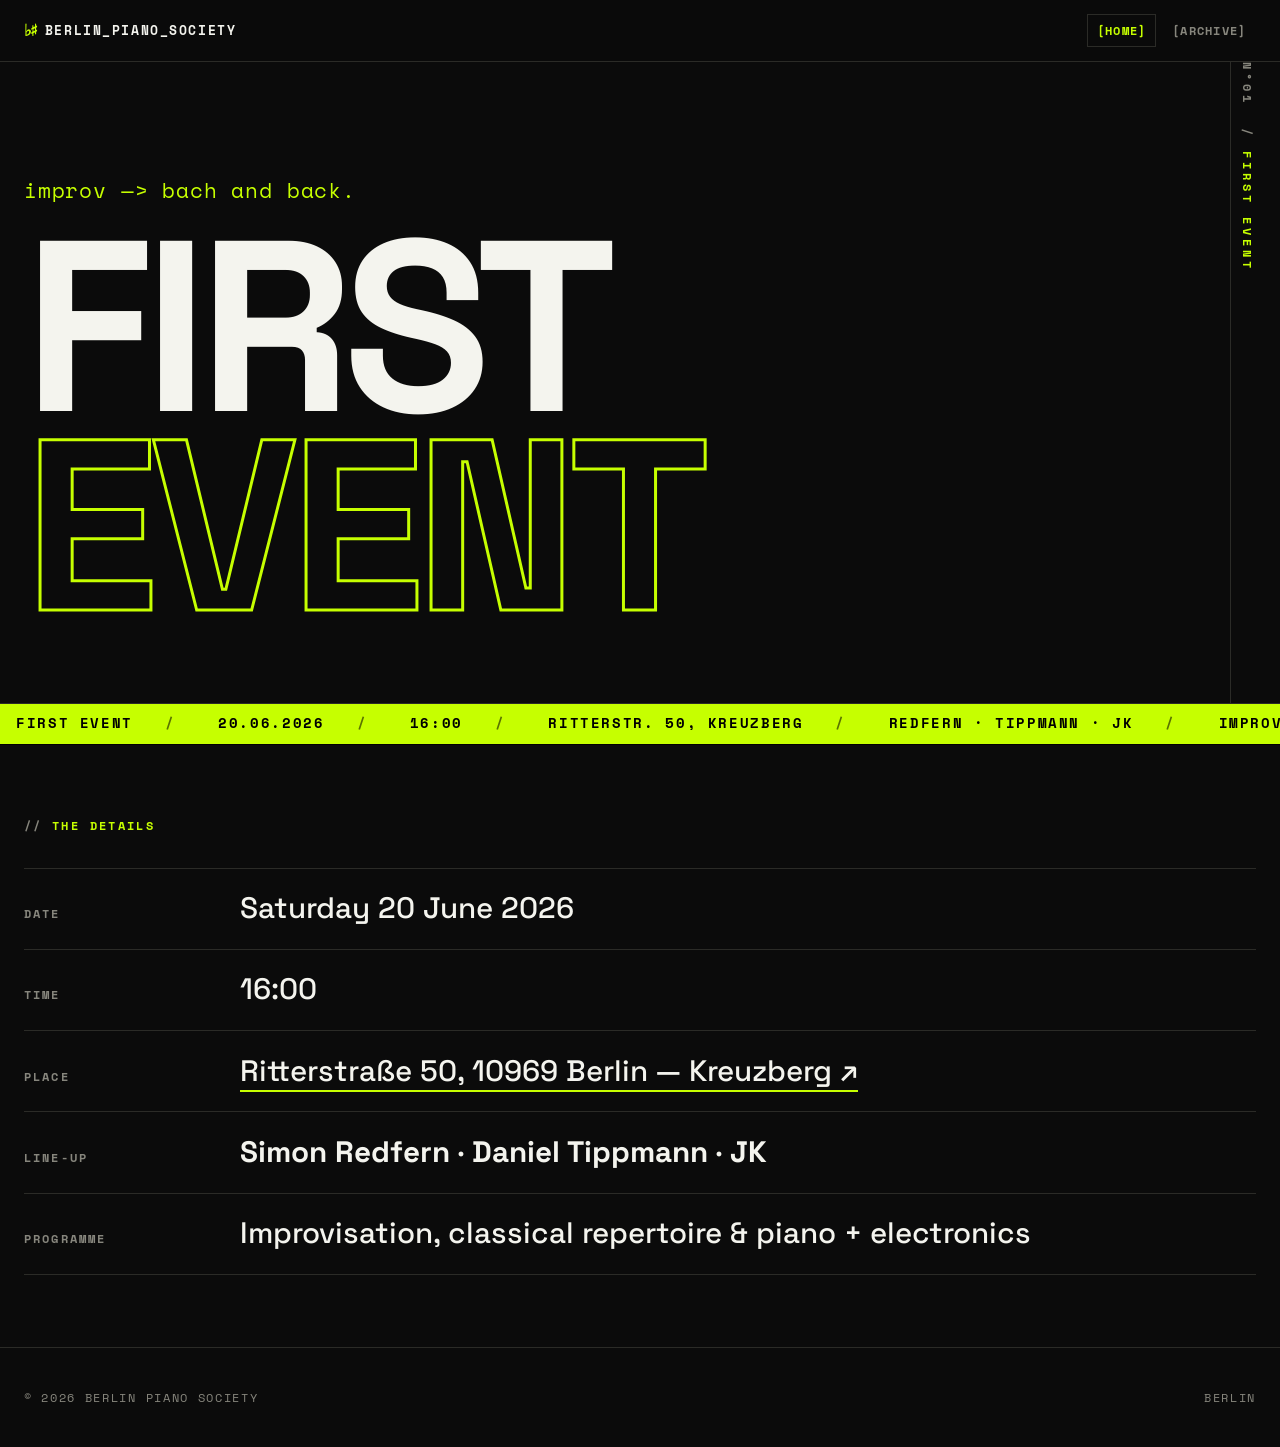
<file: index.html>
<!DOCTYPE html>
<html lang="en">
<head>
  <meta charset="UTF-8" />
  <meta name="viewport" content="width=device-width, initial-scale=1.0" />
  <title>Berlin Piano Society — First Event</title>
  <meta name="description" content="Berlin Piano Society — First Event. Improv → Bach and back. 20 June 2026, Ritterstraße 50, Kreuzberg. Simon Redfern · Daniel Tippmann · JK." />
  <link rel="preconnect" href="https://fonts.googleapis.com" />
  <link rel="preconnect" href="https://fonts.gstatic.com" crossorigin />
  <link href="https://fonts.googleapis.com/css2?family=Space+Grotesk:wght@300;400;500;700&family=Space+Mono:ital,wght@0,400;0,700;1,400&display=swap" rel="stylesheet" />
  <link rel="stylesheet" href="styles.css" />
</head>
<body>

  <!-- ============ TOP BAR ============ -->
  <header class="top">
    <div class="bar">
      <a class="brand" href="index.html"><span class="kx">♭♯</span> Berlin_Piano_Society</a>
      <nav>
        <a href="index.html" class="on">[Home]</a>
        <a href="archive.html">[Archive]</a>
      </nav>
    </div>
  </header>

  <!-- ============ HERO ============ -->
  <section class="hero">
    <div class="wrap">
      <span class="vtag">N&deg;01 &nbsp;/&nbsp; <b>FIRST EVENT</b></span>
      <p class="eyebrow">improv —&gt; bach and back.</p>
      <h1 class="mega">First<br /><span class="hollow">Event</span></h1>
    </div>
  </section>

  <!-- ============ TICKER ============ -->
  <div class="ticker" aria-hidden="true">
    <div class="ticker__track">
      <span>First Event</span><span class="sep">/</span>
      <span>20.06.2026</span><span class="sep">/</span>
      <span>16:00</span><span class="sep">/</span>
      <span>Ritterstr. 50, Kreuzberg</span><span class="sep">/</span>
      <span>Redfern · Tippmann · JK</span><span class="sep">/</span>
      <span>improv —&gt; bach and back</span><span class="sep">/</span>
      <span>First Event</span><span class="sep">/</span>
      <span>20.06.2026</span><span class="sep">/</span>
      <span>16:00</span><span class="sep">/</span>
      <span>Ritterstr. 50, Kreuzberg</span><span class="sep">/</span>
      <span>Redfern · Tippmann · JK</span><span class="sep">/</span>
      <span>improv —&gt; bach and back</span><span class="sep">/</span>
    </div>
  </div>

  <!-- ============ SPEC SHEET ============ -->
  <section class="block">
    <div class="wrap">
      <p class="section-label">The details</p>
      <div class="spec">
        <div class="row">
          <span class="k">Date</span>
          <span class="v">Saturday 20 June 2026</span>
        </div>
        <div class="row">
          <span class="k">Time</span>
          <span class="v">16:00</span>
        </div>
        <div class="row">
          <span class="k">Place</span>
          <span class="v"><a href="https://maps.app.goo.gl/2x3YHia2PjAfWbLs5" target="_blank" rel="noopener">Ritterstraße 50, 10969 Berlin — Kreuzberg ↗</a></span>
        </div>
        <div class="row">
          <span class="k">Line-up</span>
          <span class="v names"><b>Simon Redfern</b> · <b>Daniel Tippmann</b> · <b>JK</b></span>
        </div>
        <div class="row">
          <span class="k">Programme</span>
          <span class="v">Improvisation, classical repertoire &amp; piano + electronics</span>
        </div>
      </div>
    </div>
  </section>

  <!-- ============ FOOTER ============ -->
  <footer class="site">
    <div class="wrap">
      <span>© 2026 Berlin Piano Society</span>
      <span>Berlin</span>
    </div>
  </footer>

</body>
</html>
</file>
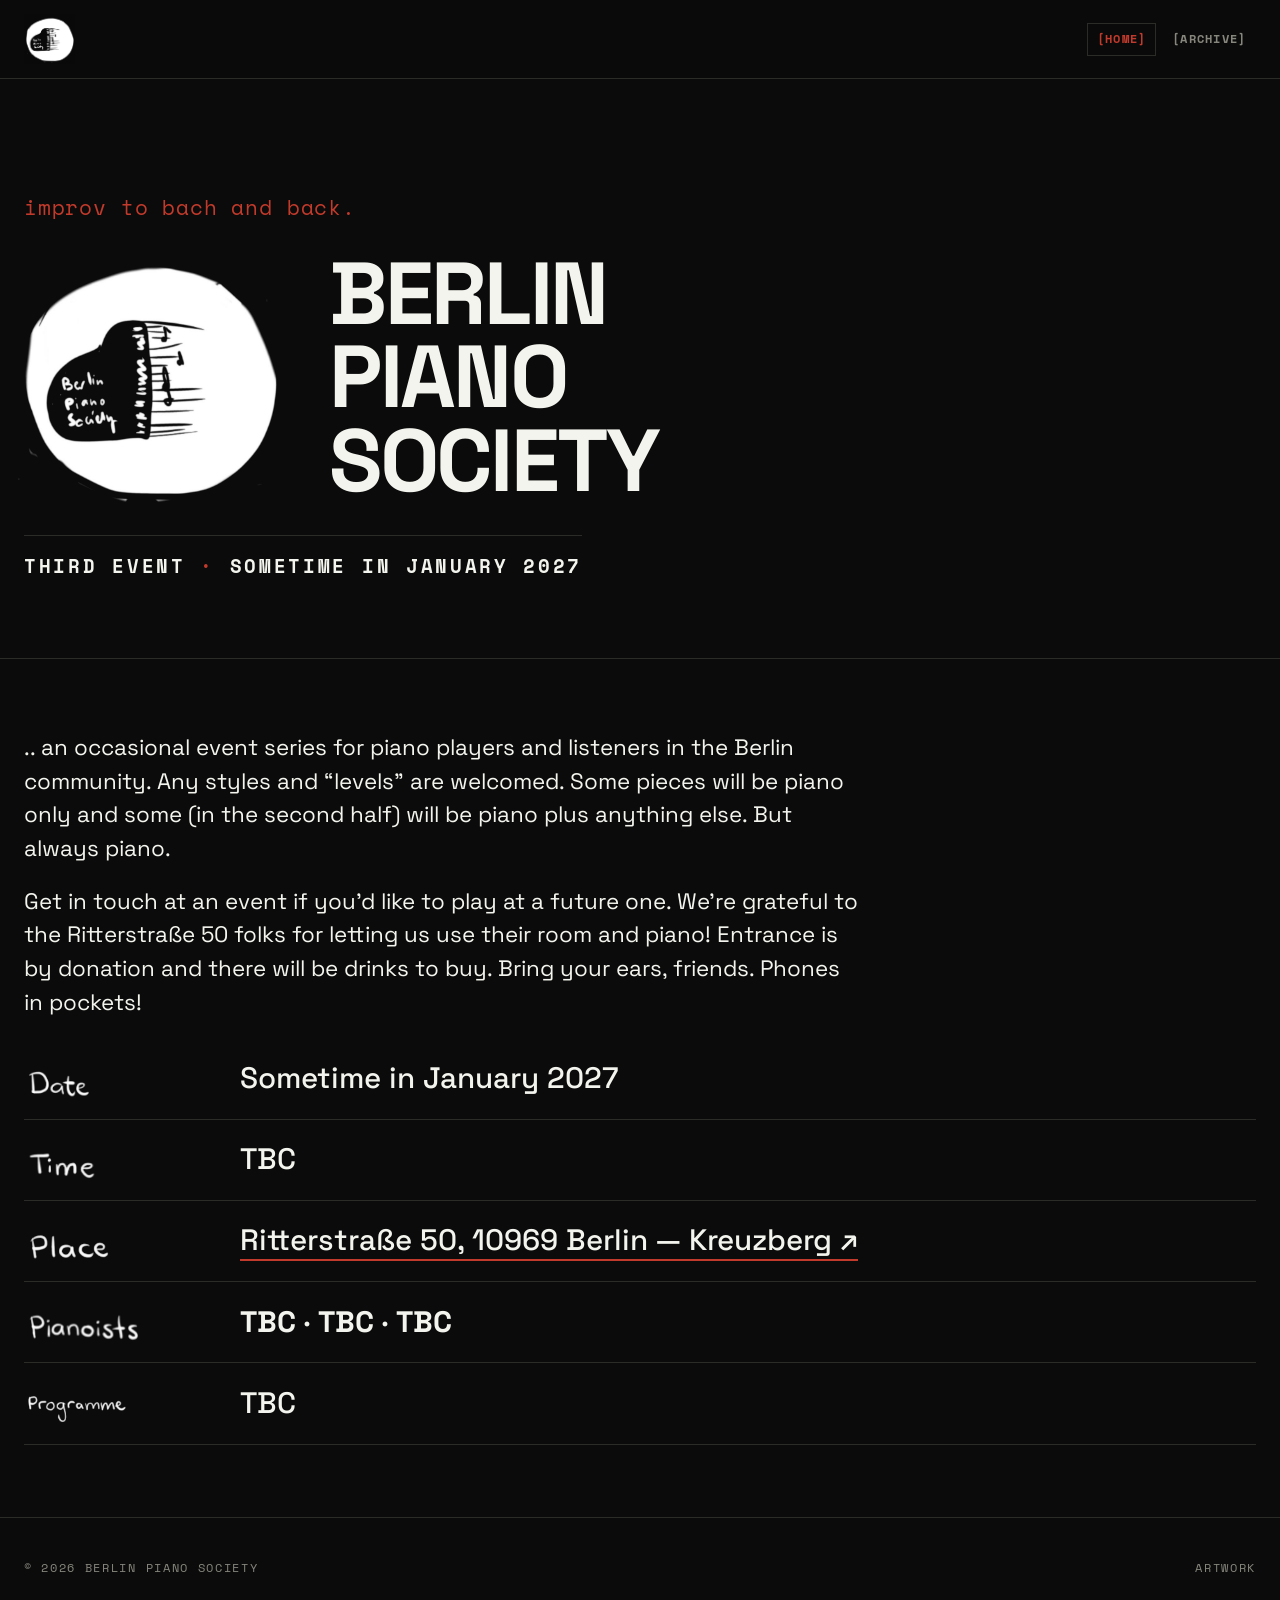
<file: docs/index.html>
<!DOCTYPE html>
<html lang="en">
<head>
  <meta charset="UTF-8" />
  <meta name="viewport" content="width=device-width, initial-scale=1.0" />
  <title>Berlin Piano Society</title>
  <meta name="description" content="Berlin Piano Society — Third Event. Sometime in January 2027, Ritterstraße 50, Kreuzberg." />
  <link rel="preconnect" href="https://fonts.googleapis.com" />
  <link rel="preconnect" href="https://fonts.gstatic.com" crossorigin />
  <link href="https://fonts.googleapis.com/css2?family=Space+Grotesk:wght@300;400;500;700&family=Space+Mono:ital,wght@0,400;0,700;1,400&display=swap" rel="stylesheet" />
  <link rel="stylesheet" href="styles.css" />
</head>
<body>

  <!-- ============ TOP BAR ============ -->
  <header class="top">
    <div class="bar">
      <a class="brand" href="index.html">
        <img class="logo-img" src="images/lara_logo_idea_6.jpeg" alt="Berlin Piano Society" />
      </a>
      <nav>
        <a href="index.html" class="on">[Home]</a>
        <a href="archive.html">[Archive]</a>
      </nav>
    </div>
  </header>

  <!-- ============ HERO ============ -->
  <section class="hero">
    <div class="wrap">
      <p class="eyebrow">improv to bach and back.</p>
      <div class="hero-lockup">
        <img class="logo-big" src="images/lara_logo_idea_6.jpeg" alt="" />
        <h1 class="mega">Berlin<br />Piano<br />Society</h1>
      </div>
      <p class="kicker">Third Event <span class="mk">·</span> Sometime in January 2027</p>
    </div>
  </section>

  <!-- ============ SPEC SHEET ============ -->
  <section class="block">
    <div class="wrap">
      <p class="lead">.. an occasional event series for piano players and listeners in the Berlin community. Any styles and &ldquo;levels&rdquo; are welcomed. Some pieces will be piano only and some (in the second half) will be piano plus anything else. But always piano.</p>
      <p class="lead">Get in touch at an event if you&rsquo;d like to play at a future one. We&rsquo;re grateful to the Ritterstraße 50 folks for letting us use their room and piano! Entrance is by donation and there will be drinks to buy. Bring your ears, friends. Phones in pockets!</p>
      <div class="spec">
        <div class="row">
          <img class="k-img" src="images/words/date.png" alt="Date" />
          <span class="v">Sometime in January 2027</span>
        </div>
        <div class="row">
          <img class="k-img" src="images/words/time.png" alt="Time" />
          <span class="v">TBC</span>
        </div>
        <div class="row">
          <img class="k-img" src="images/words/place.png" alt="Place" />
          <span class="v"><a href="https://maps.app.goo.gl/2x3YHia2PjAfWbLs5" target="_blank" rel="noopener">Ritterstraße 50, 10969 Berlin — Kreuzberg ↗</a></span>
        </div>
        <div class="row">
          <img class="k-img" src="images/words/pianoists.png" alt="Pianoists" />
          <span class="v names"><b>TBC</b> · <b>TBC</b> · <b>TBC</b></span>
        </div>
        <div class="row">
          <img class="k-img" src="images/words/programme.png" alt="Programme" />
          <span class="v">TBC</span>
        </div>
      </div>
    </div>
  </section>

  <!-- ============ FOOTER ============ -->
  <footer class="site">
    <div class="wrap">
      <span>© 2026 Berlin Piano Society</span>
      <a href="artwork.html">Artwork</a>
    </div>
  </footer>

</body>
</html>
</file>
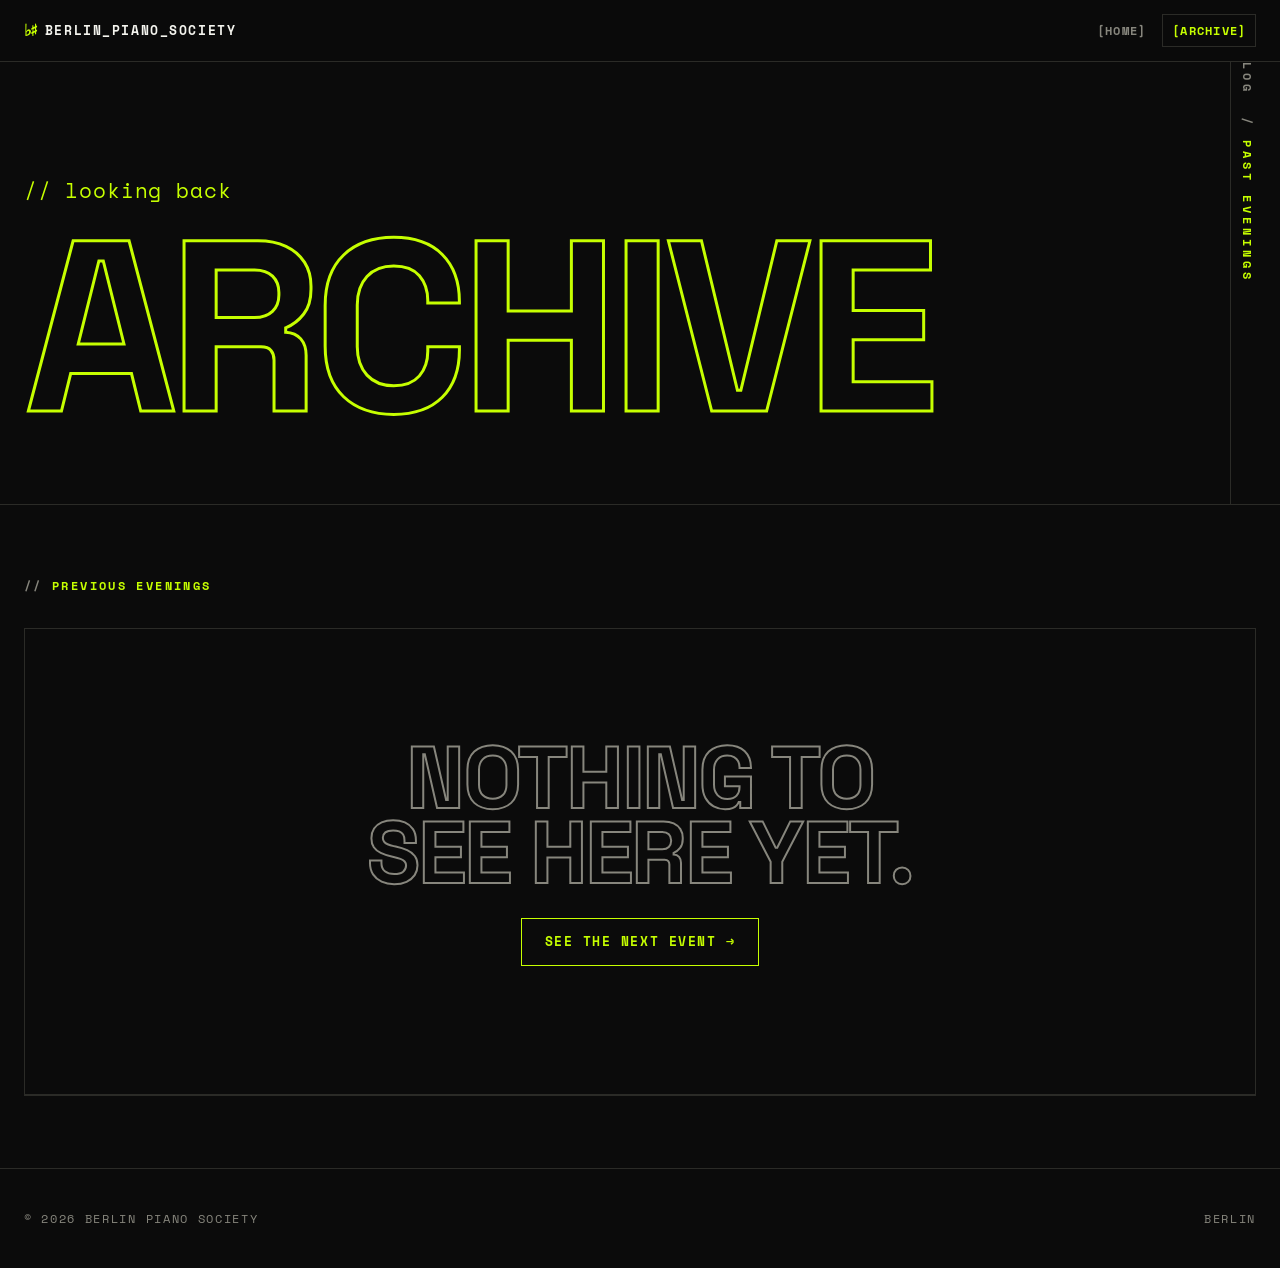
<file: archive.html>
<!DOCTYPE html>
<html lang="en">
<head>
  <meta charset="UTF-8" />
  <meta name="viewport" content="width=device-width, initial-scale=1.0" />
  <title>Berlin Piano Society — Archive</title>
  <meta name="description" content="A log of past evenings from the Berlin Piano Society — lineups, venues and pictures from previous gatherings." />
  <link rel="preconnect" href="https://fonts.googleapis.com" />
  <link rel="preconnect" href="https://fonts.gstatic.com" crossorigin />
  <link href="https://fonts.googleapis.com/css2?family=Space+Grotesk:wght@300;400;500;700&family=Space+Mono:ital,wght@0,400;0,700;1,400&display=swap" rel="stylesheet" />
  <link rel="stylesheet" href="styles.css" />
</head>
<body>

  <!-- ============ TOP BAR ============ -->
  <header class="top">
    <div class="bar">
      <a class="brand" href="index.html"><span class="kx">♭♯</span> Berlin_Piano_Society</a>
      <nav>
        <a href="index.html">[Home]</a>
        <a href="archive.html" class="on">[Archive]</a>
      </nav>
    </div>
  </header>

  <!-- ============ HERO ============ -->
  <section class="hero">
    <div class="wrap">
      <span class="vtag">LOG &nbsp;/&nbsp; <b>PAST EVENINGS</b></span>
      <p class="eyebrow">// looking back</p>
      <h1 class="mega"><span class="hollow">Archive</span></h1>
    </div>
  </section>

  <!-- ============ ARCHIVE LOG ============ -->
  <section class="block">
    <div class="wrap">
      <p class="section-label">Previous evenings</p>

      <!-- EMPTY STATE: remove this block once the first evening has happened. -->
      <div class="archive-empty">
        <h2>Nothing to<br />see here yet.</h2>
        <p style="margin-top:1.75rem;"><a class="btn" href="index.html">See the next event →</a></p>
      </div>

      <!-- ============================================================
           ARCHIVE LOG (reverse-chronological — newest first)
           After each event, copy this template to the TOP of .archive,
           fill it in, drop in photos, and delete the empty-state above.
           ============================================================ -->
      <div class="archive">

        <!-- TEMPLATE — uncomment & edit after 20 June 2026
        <article class="archive-entry">
          <div class="aside">
            <p class="edition">Evening Nº 01</p>
            <p class="when">20 June<br />2026</p>
            <p class="venue">
              <a href="https://maps.app.goo.gl/2x3YHia2PjAfWbLs5" target="_blank" rel="noopener">Ritterstraße 50,<br />10969 Berlin</a><br />
              Kreuzberg · 16:00
            </p>
          </div>
          <div class="main">
            <h2>First Event</h2>
            <ul class="lineup">
              <li>Simon Redfern</li>
              <li>Daniel Tippmann</li>
              <li>JK</li>
            </ul>
            <p>The first gathering of the society — a mixture of improvisation,
              classical repertoire and a touch of piano &amp; electronics.</p>
            <div class="archive-photos">
              <img src="photos/2026-06-20-1.jpg" alt="First Event" loading="lazy" />
              <img src="photos/2026-06-20-2.jpg" alt="First Event" loading="lazy" />
              <img src="photos/2026-06-20-3.jpg" alt="First Event" loading="lazy" />
            </div>
          </div>
        </article>
        -->

      </div>
    </div>
  </section>

  <!-- ============ FOOTER ============ -->
  <footer class="site">
    <div class="wrap">
      <span>© 2026 Berlin Piano Society</span>
      <span>Berlin</span>
    </div>
  </footer>

</body>
</html>
</file>
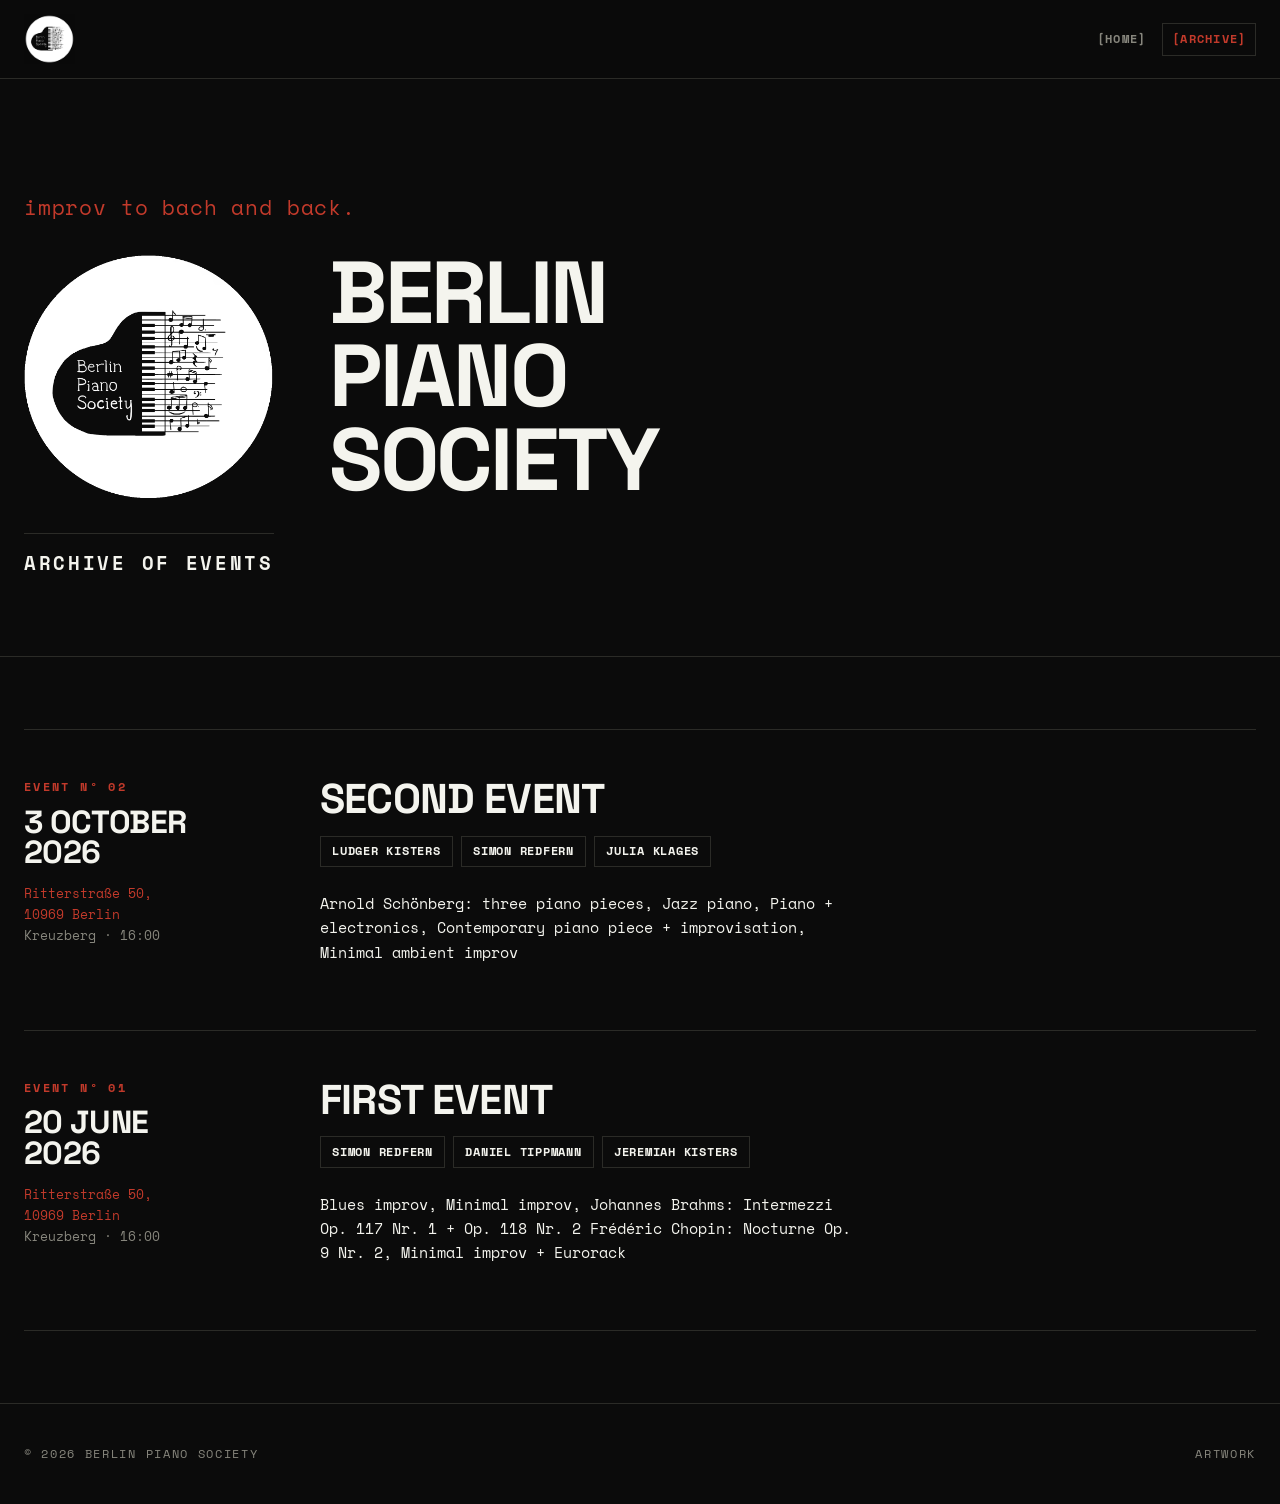
<file: docs/archive.html>
<!DOCTYPE html>
<html lang="en">
<head>
  <meta charset="UTF-8" />
  <meta name="viewport" content="width=device-width, initial-scale=1.0" />
  <title>Berlin Piano Society — Archive</title>
  <meta name="description" content="A log of past evenings from the Berlin Piano Society — lineups, venues and pictures from previous gatherings." />
  <link rel="preconnect" href="https://fonts.googleapis.com" />
  <link rel="preconnect" href="https://fonts.gstatic.com" crossorigin />
  <link href="https://fonts.googleapis.com/css2?family=Space+Grotesk:wght@300;400;500;700&family=Space+Mono:ital,wght@0,400;0,700;1,400&display=swap" rel="stylesheet" />
  <link rel="stylesheet" href="styles.css" />
</head>
<body>

  <!-- ============ TOP BAR ============ -->
  <header class="top">
    <div class="bar">
      <a class="brand" href="index.html">
        <img class="logo-img" src="images/BPS_Berlin_Piano_Society_logo_june10_cropped.jpg" alt="Berlin Piano Society" />
      </a>
      <nav>
        <a href="index.html">[Home]</a>
        <a href="archive.html" class="on">[Archive]</a>
      </nav>
    </div>
  </header>

  <!-- ============ HERO ============ -->
  <section class="hero">
    <div class="wrap">
      <p class="eyebrow">improv to bach and back.</p>
      <div class="hero-lockup">
        <img class="logo-big" src="images/BPS_Berlin_Piano_Society_logo_june10_cropped.jpg" alt="" />
        <h1 class="mega">Berlin<br />Piano<br />Society</h1>
      </div>
      <p class="kicker">Archive of Events </p>
    </div>
  </section>

  <!-- ============ ARCHIVE LOG ============ -->
  <section class="block">
    <div class="wrap">
      <!-- ============================================================
           ARCHIVE LOG (reverse-chronological — newest first)
           After each event, add a new .archive-entry to the TOP of .archive.
           ============================================================ -->
      <div class="archive">

        <article class="archive-entry">
          <div class="aside">
            <p class="edition">Event Nº 02</p>
            <p class="when">3 October<br />2026</p>
            <p class="venue">
              <a href="https://maps.app.goo.gl/2x3YHia2PjAfWbLs5" target="_blank" rel="noopener">Ritterstraße 50,<br />10969 Berlin</a><br />
              Kreuzberg · 16:00
            </p>
          </div>
          <div class="main">
            <h2>Second Event</h2>
            <ul class="lineup">
              <li>Ludger Kisters</li>
              <li>Simon Redfern</li>
              <li>Julia Klages</li>
            </ul>
            <p>Arnold Schönberg: three piano pieces, Jazz piano, Piano + electronics, Contemporary piano piece + improvisation, Minimal ambient improv</p>
          </div>
        </article>

        <article class="archive-entry">
          <div class="aside">
            <p class="edition">Event Nº 01</p>
            <p class="when">20 June<br />2026</p>
            <p class="venue">
              <a href="https://maps.app.goo.gl/2x3YHia2PjAfWbLs5" target="_blank" rel="noopener">Ritterstraße 50,<br />10969 Berlin</a><br />
              Kreuzberg · 16:00
            </p>
          </div>
          <div class="main">
            <h2>First Event</h2>
            <ul class="lineup">
              <li>Simon Redfern</li>
              <li>Daniel Tippmann</li>
              <li>Jeremiah Kisters</li>
            </ul>
            <p>Blues improv, Minimal improv, Johannes Brahms: Intermezzi Op. 117 Nr. 1 + Op. 118 Nr. 2
Frédéric Chopin: Nocturne Op. 9 Nr. 2, Minimal improv + Eurorack</p>
          </div>
        </article>

      </div>
    </div>
  </section>

  <!-- ============ FOOTER ============ -->
  <footer class="site">
    <div class="wrap">
      <span>© 2026 Berlin Piano Society</span>
      <a href="artwork.html">Artwork</a>
    </div>
  </footer>

</body>
</html>
</file>
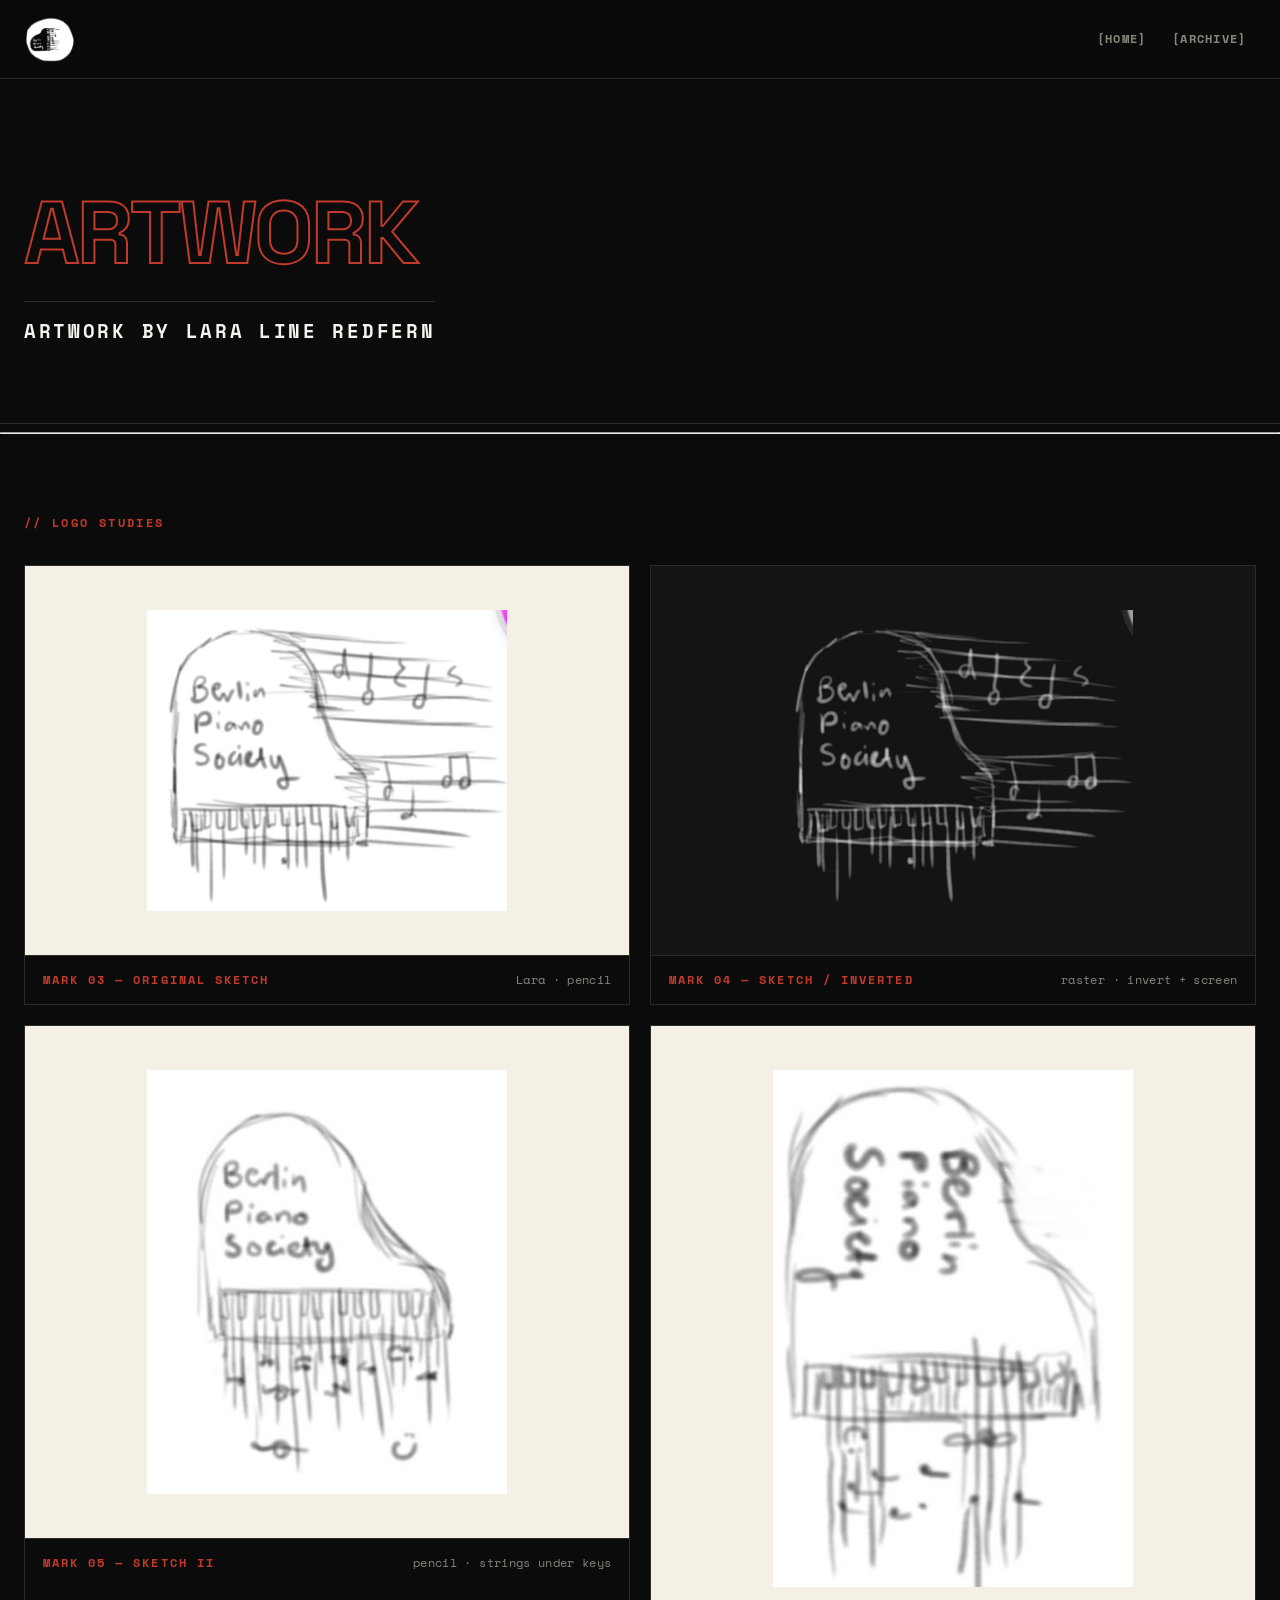
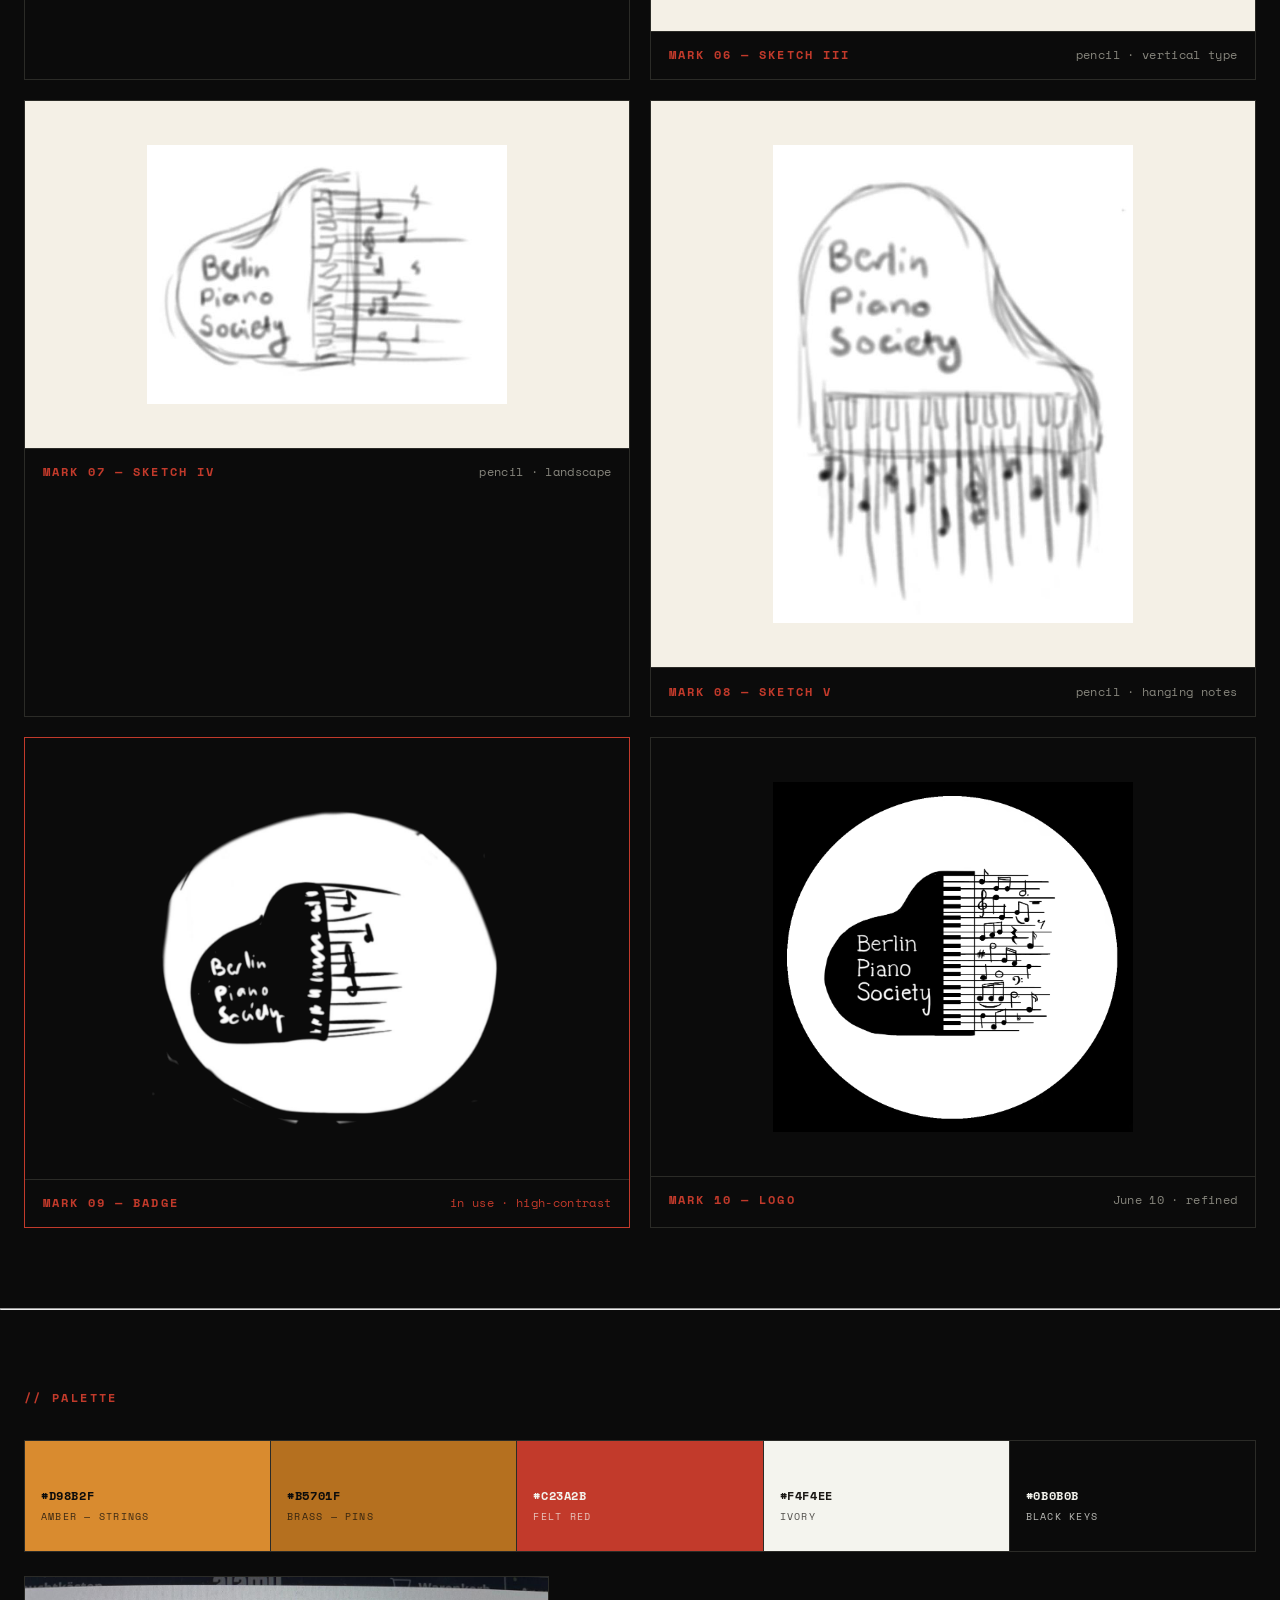
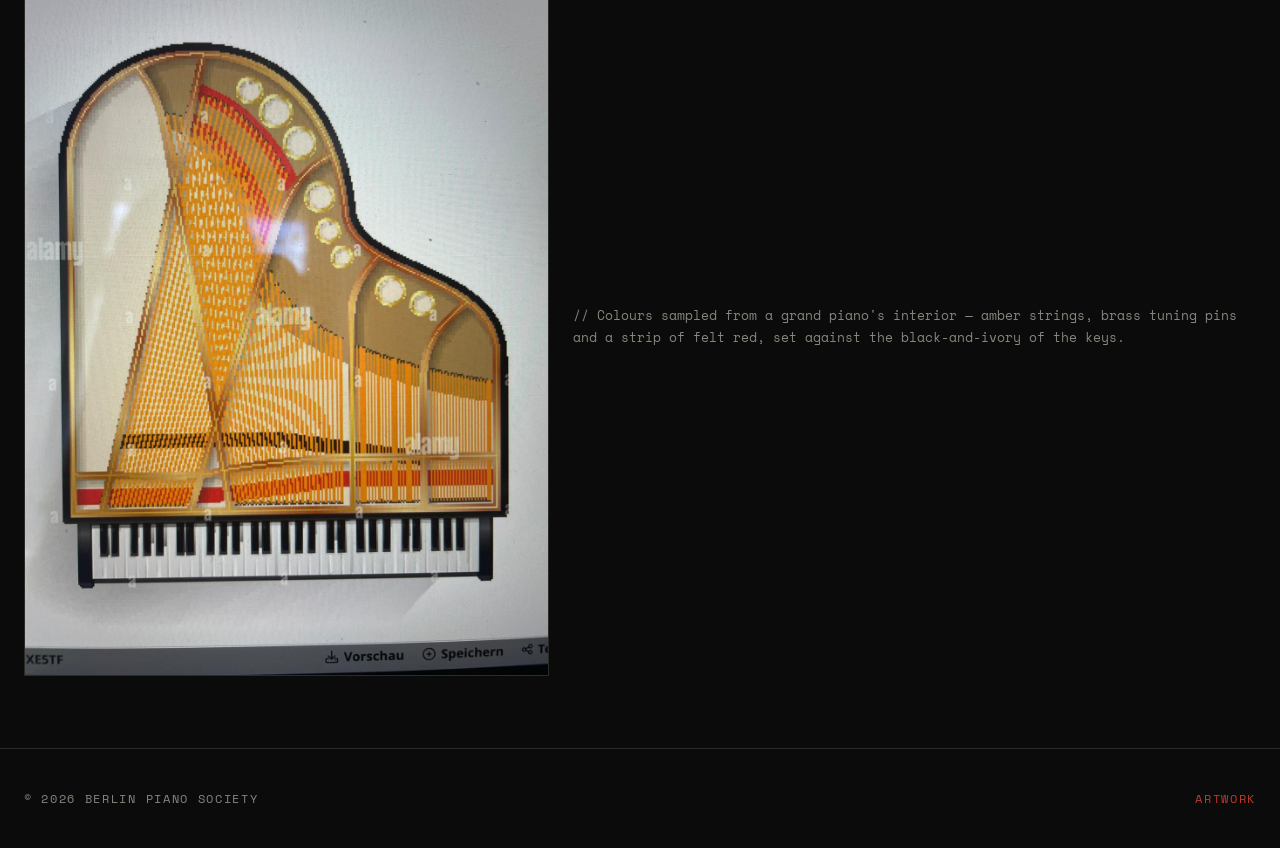
<file: docs/artwork.html>
<!DOCTYPE html>
<html lang="en">
<head>
  <meta charset="UTF-8" />
  <meta name="viewport" content="width=device-width, initial-scale=1.0" />
  <title>Berlin Piano Society — Artwork</title>
  <meta name="description" content="Logo studies and the colour palette for the Berlin Piano Society." />
  <link rel="preconnect" href="https://fonts.googleapis.com" />
  <link rel="preconnect" href="https://fonts.gstatic.com" crossorigin />
  <link href="https://fonts.googleapis.com/css2?family=Space+Grotesk:wght@300;400;500;700&family=Space+Mono:ital,wght@0,400;0,700;1,400&display=swap" rel="stylesheet" />
  <link rel="stylesheet" href="styles.css" />
</head>
<body>

  <!-- ============ TOP BAR ============ -->
  <header class="top">
    <div class="bar">
      <a class="brand" href="index.html">
        <img class="logo-img" src="images/lara_logo_idea_6.jpeg" alt="Berlin Piano Society" />
      </a>
      <nav>
        <a href="index.html">[Home]</a>
        <a href="archive.html">[Archive]</a>
      </nav>
    </div>
  </header>

  <!-- ============ HERO ============ -->
  <section class="hero">
    <div class="wrap">
      <h1 class="mega"><span class="hollow">Artwork</span></h1>
      <p class="kicker">Artwork by Lara Line Redfern</p>
    </div>
  </section>

  <hr class="rule" />

  <!-- ============ LOGO VARIANTS ============ -->
  <section class="block">
    <div class="wrap">
      <p class="section-label">Logo studies</p>
      <div class="art-grid">

        <!-- Mark 03: original hand-drawn sketch -->
        <div class="art-panel">
          <div class="stage light">
            <img class="raster" src="images/lara_logo_idea_1.jpeg" alt="Original hand-drawn logo sketch" loading="lazy" />
          </div>
          <div class="cap"><span class="n">Mark 03 — Original sketch</span><span class="d">Lara · pencil</span></div>
        </div>

        <!-- Mark 04: sketch inverted for dark -->
        <div class="art-panel">
          <div class="stage tint">
            <img class="raster invert" src="images/lara_logo_idea_1.jpeg" alt="Hand-drawn sketch inverted for dark background" loading="lazy" />
          </div>
          <div class="cap"><span class="n">Mark 04 — Sketch / inverted</span><span class="d">raster · invert + screen</span></div>
        </div>

        <!-- Mark 05: sketch — idea 2 -->
        <div class="art-panel">
          <div class="stage light">
            <img class="raster" src="images/lara_logo_idea_2.jpeg" alt="Logo sketch — keyboard with strings beneath" loading="lazy" />
          </div>
          <div class="cap"><span class="n">Mark 05 — Sketch II</span><span class="d">pencil · strings under keys</span></div>
        </div>

        <!-- Mark 06: sketch — idea 3 -->
        <div class="art-panel">
          <div class="stage light">
            <img class="raster" src="images/lara_logo_idea_3.jpeg" alt="Logo sketch — vertical type on the lid" loading="lazy" />
          </div>
          <div class="cap"><span class="n">Mark 06 — Sketch III</span><span class="d">pencil · vertical type</span></div>
        </div>

        <!-- Mark 07: sketch — idea 4 -->
        <div class="art-panel">
          <div class="stage light">
            <img class="raster" src="images/lara_logo_idea_4.jpeg" alt="Logo sketch — landscape, notes streaming right" loading="lazy" />
          </div>
          <div class="cap"><span class="n">Mark 07 — Sketch IV</span><span class="d">pencil · landscape</span></div>
        </div>

        <!-- Mark 08: sketch — idea 5 -->
        <div class="art-panel">
          <div class="stage light">
            <img class="raster" src="images/lara_logo_idea_5.jpeg" alt="Logo sketch — hanging notes under the keys" loading="lazy" />
          </div>
          <div class="cap"><span class="n">Mark 08 — Sketch V</span><span class="d">pencil · hanging notes</span></div>
        </div>

        <!-- Mark 09: badge — idea 6 — currently in use -->
        <div class="art-panel current">
          <div class="stage dark">
            <img class="raster badge" src="images/lara_logo_idea_6.jpeg" alt="High-contrast badge logo, currently in use" loading="lazy" />
          </div>
          <div class="cap"><span class="n">Mark 09 — Badge</span><span class="d">in use · high-contrast</span></div>
        </div>

        <!-- Mark 10: refined logo — June 10 -->
        <div class="art-panel">
          <div class="stage dark">
            <img class="raster" src="images/BPS_Berlin_Piano_Society_logo_june10_cropped.jpg" alt="Berlin Piano Society logo, June 10 refinement" loading="lazy" />
          </div>
          <div class="cap"><span class="n">Mark 10 — Logo</span><span class="d">June 10 · refined</span></div>
        </div>

      </div>
    </div>
  </section>

  <hr class="rule" />

  <!-- ============ PALETTE ============ -->
  <section class="block">
    <div class="wrap">
      <p class="section-label">Palette</p>
      <div class="swatches">
        <div class="swatch" style="background:#d98b2f; color:#0b0b0b;"><span class="hex">#D98B2F</span><span class="nm">Amber — strings</span></div>
        <div class="swatch" style="background:#b5701f; color:#0b0b0b;"><span class="hex">#B5701F</span><span class="nm">Brass — pins</span></div>
        <div class="swatch" style="background:#c23a2b; color:#f4f4ee;"><span class="hex">#C23A2B</span><span class="nm">Felt red</span></div>
        <div class="swatch" style="background:#f4f4ee; color:#1a1714;"><span class="hex">#F4F4EE</span><span class="nm">Ivory</span></div>
        <div class="swatch" style="background:#0b0b0b; color:#f4f4ee;"><span class="hex">#0B0B0B</span><span class="nm">Black keys</span></div>
      </div>
      <div class="palette-source">
        <img src="images/piano_colours_only.jpeg" alt="Piano interior — the colour source" loading="lazy" />
        <p>// Colours sampled from a grand piano's interior — amber strings, brass tuning pins and a strip of felt red, set against the black-and-ivory of the keys.</p>
      </div>
    </div>
  </section>

  <!-- ============ FOOTER ============ -->
  <footer class="site">
    <div class="wrap">
      <span>© 2026 Berlin Piano Society</span>
      <a href="artwork.html" aria-current="page">Artwork</a>
    </div>
  </footer>

</body>
</html>
</file>
<file: styles.css>
/* ============================================================
   BERLIN PIANO SOCIETY — brutalist / club-poster stylesheet
   Black canvas · acid accent · mono + heavy grotesk · raw grid
   ============================================================ */

:root {
  --bg:    #0b0b0b;   /* near-black canvas        */
  --bg2:   #141413;   /* panel tone               */
  --fg:    #f4f4ee;   /* off-white text           */
  --dim:   #87867d;   /* muted grey               */
  --acid:  #c6ff00;   /* electric accent          */
  --acid-d:#9ecb00;   /* darker acid (hover)      */
  --line:  #2b2b27;   /* grid hairlines           */
  --max:   80rem;
  --mono: "Space Mono", ui-monospace, "SFMono-Regular", Menlo, monospace;
  --disp: "Space Grotesk", system-ui, "Helvetica Neue", Arial, sans-serif;
}

*, *::before, *::after { box-sizing: border-box; }

html { -webkit-text-size-adjust: 100%; }

body {
  margin: 0;
  background: var(--bg);
  color: var(--fg);
  font-family: var(--mono);
  font-size: 0.95rem;
  line-height: 1.6;
  -webkit-font-smoothing: antialiased;
}

::selection { background: var(--acid); color: #000; }

a { color: var(--acid); text-decoration: none; }
a:hover { color: var(--acid-d); }

img { max-width: 100%; display: block; }

.wrap { max-width: var(--max); margin: 0 auto; padding: 0 1.5rem; }

/* ============================================================
   Top bar / nav
   ============================================================ */
.top {
  border-bottom: 1px solid var(--line);
  position: sticky; top: 0; z-index: 20;
  background: color-mix(in srgb, var(--bg) 86%, transparent);
  backdrop-filter: blur(8px);
}
.top .bar {
  max-width: var(--max); margin: 0 auto; padding: .9rem 1.5rem;
  display: flex; align-items: center; justify-content: space-between; gap: 1rem;
}
.brand {
  font-family: var(--mono);
  font-weight: 700;
  letter-spacing: .12em;
  text-transform: uppercase;
  font-size: .82rem;
  color: var(--fg);
  display: inline-flex; align-items: center; gap: .55rem;
}
.brand:hover { color: var(--fg); }
.brand .kx { color: var(--acid); letter-spacing: -2px; font-size: 1rem; }

.top nav { display: flex; gap: .4rem; }
.top nav a {
  font-family: var(--mono);
  font-size: .76rem; font-weight: 700;
  letter-spacing: .1em; text-transform: uppercase;
  color: var(--dim);
  padding: .35rem .55rem;
  border: 1px solid transparent;
}
.top nav a:hover { color: #000; background: var(--acid); }
.top nav a.on { color: var(--acid); border-color: var(--line); }

/* ============================================================
   Hero
   ============================================================ */
.hero {
  position: relative;
  border-bottom: 1px solid var(--line);
  padding: clamp(3rem, 9vw, 7rem) 0 clamp(2.5rem, 6vw, 5rem);
  overflow: hidden;
}
.hero .eyebrow {
  font-family: var(--mono);
  color: var(--acid);
  text-transform: lowercase;
  letter-spacing: .04em;
  font-size: clamp(.95rem, 2.2vw, 1.3rem);
  margin: 0 0 1.25rem;
}
.mega {
  font-family: var(--disp);
  font-weight: 700;
  text-transform: uppercase;
  font-size: clamp(3.5rem, 19vw, 17rem);
  line-height: .82;
  letter-spacing: -0.04em;
  margin: 0;
  color: var(--fg);
}
/* outlined word */
.mega .hollow {
  color: transparent;
  -webkit-text-stroke: 2px var(--acid);
  text-stroke: 2px var(--acid);
}
@media (min-width: 720px) {
  .mega .hollow { -webkit-text-stroke-width: 3px; }
}

/* vertical poster tag */
.vtag {
  position: absolute; top: 0; right: 1.5rem; bottom: 0;
  display: flex; align-items: center;
  writing-mode: vertical-rl;
  font-family: var(--mono); font-size: .72rem; font-weight: 700;
  letter-spacing: .35em; text-transform: uppercase;
  color: var(--dim);
  border-left: 1px solid var(--line);
  padding-left: .4rem;
}
.vtag b { color: var(--acid); font-weight: 700; }
@media (max-width: 720px) { .vtag { display: none; } }

/* ============================================================
   Ticker / marquee
   ============================================================ */
.ticker {
  background: var(--acid);
  color: #000;
  overflow: hidden;
  white-space: nowrap;
  border-bottom: 1px solid #000;
}
.ticker__track {
  display: inline-block;
  padding: .55rem 0;
  font-family: var(--mono); font-weight: 700;
  font-size: .85rem; letter-spacing: .12em; text-transform: uppercase;
  animation: ticker 26s linear infinite;
  will-change: transform;
}
.ticker__track span { padding: 0 1rem; }
.ticker__track .sep { color: #000; opacity: .55; }
@keyframes ticker {
  from { transform: translateX(0); }
  to   { transform: translateX(-50%); }
}

/* ============================================================
   Spec sheet (event data block)
   ============================================================ */
.spec { border-top: 1px solid var(--line); }
.spec .row {
  display: grid;
  grid-template-columns: 12rem 1fr;
  gap: 1.5rem;
  align-items: baseline;
  padding: 1.4rem 0;
  border-bottom: 1px solid var(--line);
}
.spec .k {
  font-family: var(--mono);
  font-size: .74rem; font-weight: 700;
  letter-spacing: .18em; text-transform: uppercase;
  color: var(--dim);
}
.spec .v {
  font-family: var(--disp);
  font-weight: 500;
  font-size: clamp(1.15rem, 2.6vw, 1.85rem);
  line-height: 1.2;
  color: var(--fg);
}
.spec .v a { color: var(--fg); border-bottom: 2px solid var(--acid); }
.spec .v a:hover { color: var(--acid); }
.spec .v .names { color: var(--fg); }
.spec .v .names b { color: var(--acid); font-weight: 500; }
@media (max-width: 640px) {
  .spec .row { grid-template-columns: 1fr; gap: .35rem; padding: 1.1rem 0; }
}

section.block { padding: clamp(2.5rem, 6vw, 4.5rem) 0; }
.section-label {
  font-family: var(--mono);
  font-size: .74rem; font-weight: 700;
  letter-spacing: .2em; text-transform: uppercase;
  color: var(--acid);
  margin: 0 0 2rem;
}
.section-label::before { content: "// "; color: var(--dim); }

/* ============================================================
   Archive
   ============================================================ */
.archive { border-top: 1px solid var(--line); }
.archive-entry {
  display: grid;
  grid-template-columns: 16rem 1fr;
  gap: 2.5rem;
  padding: 3rem 0;
  border-bottom: 1px solid var(--line);
}
.archive-entry .aside .edition {
  font-family: var(--mono); font-weight: 700;
  font-size: .74rem; letter-spacing: .2em; text-transform: uppercase;
  color: var(--acid); margin: 0 0 .6rem;
}
.archive-entry .aside .when {
  font-family: var(--disp); font-weight: 700;
  font-size: 2rem; line-height: .95; margin: 0 0 1rem;
  text-transform: uppercase; letter-spacing: -.02em;
}
.archive-entry .aside .venue { font-family: var(--mono); color: var(--dim); font-size: .82rem; }
.archive-entry .aside .venue a { color: var(--acid); }
.archive-entry .main h2 {
  font-family: var(--disp); font-weight: 700; text-transform: uppercase;
  font-size: clamp(1.6rem, 3.5vw, 2.6rem); line-height: 1; letter-spacing: -.02em;
  margin: 0 0 1rem;
}
.archive-entry .main p { color: var(--fg); margin: 0 0 1.1rem; max-width: 60ch; }
.archive-entry .lineup { list-style: none; margin: 0 0 1.5rem; padding: 0; display: flex; flex-wrap: wrap; gap: .5rem; }
.archive-entry .lineup li {
  font-family: var(--mono); font-size: .78rem; font-weight: 700;
  letter-spacing: .06em; text-transform: uppercase;
  padding: .3rem .7rem; border: 1px solid var(--line); color: var(--fg);
}
.archive-photos { display: grid; grid-template-columns: repeat(3, 1fr); gap: .5rem; }
.archive-photos img {
  width: 100%; aspect-ratio: 4/3; object-fit: cover;
  border: 1px solid var(--line); filter: grayscale(1) contrast(1.05);
  transition: filter .2s ease;
}
.archive-photos img:hover { filter: grayscale(0); }

.archive-empty {
  border: 1px solid var(--line);
  padding: clamp(3rem, 9vw, 7rem) 1.5rem;
  text-align: center;
}
.archive-empty h2 {
  font-family: var(--disp); font-weight: 700; text-transform: uppercase;
  font-size: clamp(2rem, 8vw, 5.5rem); line-height: .85; letter-spacing: -.03em;
  margin: 0;
  color: transparent; -webkit-text-stroke: 2px var(--dim); text-stroke: 2px var(--dim);
}
@media (max-width: 720px) {
  .archive-entry { grid-template-columns: 1fr; gap: 1.25rem; padding: 2.5rem 0; }
  .archive-photos { grid-template-columns: repeat(2, 1fr); }
}

/* ============================================================
   Buttons
   ============================================================ */
.btn {
  display: inline-block;
  font-family: var(--mono); font-weight: 700;
  font-size: .8rem; letter-spacing: .12em; text-transform: uppercase;
  padding: .8rem 1.4rem;
  border: 1px solid var(--acid);
  color: var(--acid);
  background: transparent;
  transition: background .15s ease, color .15s ease;
}
.btn:hover { background: var(--acid); color: #000; }

/* ============================================================
   Footer
   ============================================================ */
footer.site {
  border-top: 1px solid var(--line);
  padding: 2.5rem 0;
  color: var(--dim);
}
footer.site .wrap {
  display: flex; justify-content: space-between; flex-wrap: wrap; gap: 1rem;
  font-family: var(--mono); font-size: .75rem; letter-spacing: .14em; text-transform: uppercase;
}

/* ============================================================
   Motion preferences
   ============================================================ */
@media (prefers-reduced-motion: reduce) {
  *, *::before, *::after { animation: none !important; transition: none !important; }
}
</file>
<file: docs/styles.css>
/* ============================================================
   BERLIN PIANO SOCIETY — brutalist / club-poster stylesheet
   Black canvas · warm accents sampled from a piano's interior
   (amber strings + brass pins + felt red) · mono + heavy grotesk
   ============================================================ */

:root {
  --bg:    #0b0b0b;   /* near-black canvas              */
  --bg2:   #141413;   /* panel tone                     */
  --fg:    #f4f4ee;   /* off-white text                 */
  --dim:   #87867d;   /* muted grey                     */
  --acid:  #c23a2b;   /* accent — felt red              */
  --acid-d:#9e2c20;   /* darker red (hover)             */
  --red:   #c23a2b;   /* felt red (same as accent now)  */
  --line:  #2b2b27;   /* grid hairlines                 */
  --max:   80rem;
  --mono: "Space Mono", ui-monospace, "SFMono-Regular", Menlo, monospace;
  --disp: "Space Grotesk", system-ui, "Helvetica Neue", Arial, sans-serif;
}

*, *::before, *::after { box-sizing: border-box; }

html { -webkit-text-size-adjust: 100%; }

body {
  margin: 0;
  background: var(--bg);
  color: var(--fg);
  font-family: var(--mono);
  font-size: 0.95rem;
  line-height: 1.6;
  -webkit-font-smoothing: antialiased;
}

::selection { background: var(--acid); color: #000; }

a { color: var(--acid); text-decoration: none; }
a:hover { color: var(--acid-d); }

img { max-width: 100%; display: block; }

.wrap { max-width: var(--max); margin: 0 auto; padding: 0 1.5rem; }

/* ============================================================
   Top bar / nav
   ============================================================ */
.top {
  border-bottom: 1px solid var(--line);
  position: sticky; top: 0; z-index: 20;
  background: color-mix(in srgb, var(--bg) 86%, transparent);
  backdrop-filter: blur(8px);
}
.top .bar {
  max-width: var(--max); margin: 0 auto; padding: .9rem 1.5rem;
  display: flex; align-items: center; justify-content: space-between; gap: 1rem;
}
.brand {
  display: inline-flex; align-items: center;
  color: var(--fg);
  flex: 0 0 auto;            /* never let the logo get squashed by the nav */
}
.brand:hover { color: var(--fg); }
.brand .logo-img {
  height: 3.1rem; width: auto; display: block;
  flex: 0 0 auto;
  mix-blend-mode: lighten;   /* lets the badge's black ground melt into the dark header */
}

.top nav { display: flex; gap: .4rem; flex-wrap: wrap; justify-content: flex-end; }
.top nav a {
  font-family: var(--mono);
  font-size: .76rem; font-weight: 700;
  letter-spacing: .1em; text-transform: uppercase;
  color: var(--dim);
  padding: .35rem .55rem;
  border: 1px solid transparent;
}
.top nav a:hover { color: #000; background: var(--acid); }
.top nav a.on { color: var(--acid); border-color: var(--line); }

/* ============================================================
   Hero
   ============================================================ */
.hero {
  position: relative;
  border-bottom: 1px solid var(--line);
  padding: clamp(3rem, 9vw, 7rem) 0 clamp(2.5rem, 6vw, 5rem);
  overflow: hidden;
}
.hero .eyebrow {
  font-family: var(--mono);
  color: var(--red);
  text-transform: lowercase;
  letter-spacing: .04em;
  font-size: clamp(.95rem, 2.2vw, 1.3rem);
  margin: 0 0 1.25rem;
}
.mega {
  font-family: var(--disp);
  font-weight: 700;
  text-transform: uppercase;
  font-size: clamp(2.4rem, 7vw, 5.5rem);
  line-height: .95;
  letter-spacing: -0.03em;
  margin: 0;
  color: var(--fg);
  max-width: 14ch;
}
/* outlined word */
.mega .hollow {
  color: transparent;
  -webkit-text-stroke: 1.5px var(--acid);
  text-stroke: 1.5px var(--acid);
}
@media (min-width: 720px) {
  .mega .hollow { -webkit-text-stroke-width: 2px; }
}

/* hero lockup — hand-drawn badge + typeset wordmark side by side */
.hero-lockup {
  display: flex; align-items: center;
  gap: clamp(1.25rem, 3.5vw, 3rem);
  flex-wrap: wrap;
  margin: .75rem 0 0;
}
.logo-big {
  width: clamp(150px, 24vw, 270px);
  height: auto; display: block; flex: 0 0 auto;
  margin-left: -0.6rem;            /* optical alignment of the round badge */
  mix-blend-mode: lighten;         /* black ground of the badge melts into the page */
}
.hero-lockup .mega { margin: 0; }

/* hero kicker (under the H1) */
.kicker {
  display: inline-block;
  margin: 1.6rem 0 0;
  padding-top: .9rem;
  border-top: 1px solid var(--line);
  font-family: var(--mono); font-weight: 700;
  font-size: clamp(.9rem, 2vw, 1.2rem);
  letter-spacing: .14em; text-transform: uppercase;
  color: var(--fg);
}
.kicker .mk { color: var(--red); }

@media (max-width: 480px) {
  .top .bar { padding: .75rem 1rem; }
  .brand .logo-img { height: 2.5rem; }
  .top nav a { font-size: .7rem; padding: .3rem .4rem; }
}

/* ============================================================
   Spec sheet (event data block)
   ============================================================ */
.spec { }
.spec .row {
  display: grid;
  grid-template-columns: 12rem 1fr;
  gap: 1.5rem;
  align-items: baseline;
  padding: 1.4rem 0;
  border-bottom: 1px solid var(--line);
}
.spec .k {
  font-family: var(--mono);
  font-size: .74rem; font-weight: 700;
  letter-spacing: .18em; text-transform: uppercase;
  color: var(--dim);
}
.spec .k-img {
  height: 2.1rem; width: auto; max-width: 100%;
  align-self: center;
  transform: translateY(0.35rem);
}
.spec .v {
  font-family: var(--disp);
  font-weight: 500;
  font-size: clamp(1.15rem, 2.6vw, 1.85rem);
  line-height: 1.2;
  color: var(--fg);
}
.spec .v a { color: var(--fg); border-bottom: 2px solid var(--acid); }
.spec .v a:hover { color: var(--acid); }
.spec .v .names { color: var(--fg); }
.spec .v .names b { color: var(--acid); font-weight: 500; }
@media (max-width: 640px) {
  .spec .row { grid-template-columns: 1fr; gap: .35rem; padding: 1.1rem 0; }
}

section.block { padding: clamp(2.5rem, 6vw, 4.5rem) 0; }
.section-label {
  font-family: var(--mono);
  font-size: .74rem; font-weight: 700;
  letter-spacing: .2em; text-transform: uppercase;
  color: var(--red);
  margin: 0 0 2rem;
}
.section-label::before { content: "// "; color: var(--red); }

.lead {
  font-family: var(--disp);
  font-weight: 400;
  font-size: clamp(1.05rem, 2vw, 1.4rem);
  line-height: 1.5;
  color: var(--fg);
  max-width: 60ch;
  margin: 0 0 1.2rem;
}
.lead:last-child { margin-bottom: 0; }

/* ============================================================
   Archive
   ============================================================ */
.archive { border-top: 1px solid var(--line); }
.archive-entry {
  display: grid;
  grid-template-columns: 16rem 1fr;
  gap: 2.5rem;
  padding: 3rem 0;
  border-bottom: 1px solid var(--line);
}
.archive-entry .aside .edition {
  font-family: var(--mono); font-weight: 700;
  font-size: .74rem; letter-spacing: .2em; text-transform: uppercase;
  color: var(--acid); margin: 0 0 .6rem;
}
.archive-entry .aside .when {
  font-family: var(--disp); font-weight: 700;
  font-size: 2rem; line-height: .95; margin: 0 0 1rem;
  text-transform: uppercase; letter-spacing: -.02em;
}
.archive-entry .aside .venue { font-family: var(--mono); color: var(--dim); font-size: .82rem; }
.archive-entry .aside .venue a { color: var(--acid); }
.archive-entry .main h2 {
  font-family: var(--disp); font-weight: 700; text-transform: uppercase;
  font-size: clamp(1.6rem, 3.5vw, 2.6rem); line-height: 1; letter-spacing: -.02em;
  margin: 0 0 1rem;
}
.archive-entry .main p { color: var(--fg); margin: 0 0 1.1rem; max-width: 60ch; }
.archive-entry .lineup { list-style: none; margin: 0 0 1.5rem; padding: 0; display: flex; flex-wrap: wrap; gap: .5rem; }
.archive-entry .lineup li {
  font-family: var(--mono); font-size: .78rem; font-weight: 700;
  letter-spacing: .06em; text-transform: uppercase;
  padding: .3rem .7rem; border: 1px solid var(--line); color: var(--fg);
}
.archive-photos { display: grid; grid-template-columns: repeat(3, 1fr); gap: .5rem; }
.archive-photos img {
  width: 100%; aspect-ratio: 4/3; object-fit: cover;
  border: 1px solid var(--line); filter: grayscale(1) contrast(1.05);
  transition: filter .2s ease;
}
.archive-photos img:hover { filter: grayscale(0); }

.archive-empty {
  border: 1px solid var(--line);
  padding: clamp(3rem, 9vw, 7rem) 1.5rem;
  text-align: center;
}
.archive-empty h2 {
  font-family: var(--disp); font-weight: 700; text-transform: uppercase;
  font-size: clamp(2rem, 8vw, 5.5rem); line-height: .85; letter-spacing: -.03em;
  margin: 0;
  color: transparent; -webkit-text-stroke: 2px var(--dim); text-stroke: 2px var(--dim);
}
@media (max-width: 720px) {
  .archive-entry { grid-template-columns: 1fr; gap: 1.25rem; padding: 2.5rem 0; }
  .archive-photos { grid-template-columns: repeat(2, 1fr); }
}

/* ============================================================
   Artwork / brand page
   ============================================================ */
.art-grid { display: grid; grid-template-columns: repeat(2, 1fr); gap: 1.25rem; }
.art-panel { border: 1px solid var(--line); display: flex; flex-direction: column; }
.art-panel .stage {
  display: flex; align-items: center; justify-content: center;
  padding: 2.75rem 2rem; min-height: 200px;
}
.art-panel .stage.dark  { background: var(--bg);  color: var(--fg); }
.art-panel .stage.tint  { background: var(--bg2); color: var(--fg); }
.art-panel .stage.light { background: #f4f0e6;   color: #1a1714; }
.art-panel .cap {
  border-top: 1px solid var(--line);
  padding: .9rem 1.1rem;
  display: flex; justify-content: space-between; align-items: baseline; gap: 1rem;
}
.art-panel .cap .n {
  font-family: var(--mono); font-weight: 700; font-size: .72rem;
  letter-spacing: .18em; text-transform: uppercase; color: var(--acid);
}
.art-panel .cap .d {
  font-family: var(--mono); font-size: .72rem; color: var(--dim);
  letter-spacing: .03em; text-align: right;
}
.art-panel.current { border-color: var(--acid); }
.art-panel.current .cap .d { color: var(--acid); }
.art-panel .mark { width: min(360px, 85%); height: auto; }   /* inline SVG inherits stage color */
.art-panel .raster.badge { mix-blend-mode: lighten; }        /* badge's black ground melts into the dark stage */
.art-panel .raster { width: min(360px, 90%); height: auto; display: block; }
.art-panel .raster.invert {
  filter: grayscale(1) invert(1) contrast(1.12) brightness(1.05);
  mix-blend-mode: screen;
}

/* palette swatches */
.swatches { display: grid; grid-template-columns: repeat(5, 1fr); gap: 1px; border: 1px solid var(--line); background: var(--line); }
.swatch { padding: 1.6rem 1rem; min-height: 110px; display: flex; flex-direction: column; justify-content: flex-end; gap: .25rem; }
.swatch .hex { font-family: var(--mono); font-weight: 700; font-size: .76rem; letter-spacing: .05em; }
.swatch .nm  { font-family: var(--mono); font-size: .64rem; text-transform: uppercase; letter-spacing: .12em; opacity: .75; }

.palette-source { display: grid; grid-template-columns: 1fr 1.3fr; gap: 1.5rem; align-items: center; margin-top: 1.5rem; }
.palette-source img { width: 100%; height: auto; border: 1px solid var(--line); }
.palette-source p { font-family: var(--mono); font-size: .82rem; color: var(--dim); line-height: 1.7; margin: 0; }

@media (max-width: 720px) {
  .art-grid { grid-template-columns: 1fr; }
  .swatches { grid-template-columns: repeat(2, 1fr); }
  .palette-source { grid-template-columns: 1fr; }
}

/* ============================================================
   Buttons
   ============================================================ */
.btn {
  display: inline-block;
  font-family: var(--mono); font-weight: 700;
  font-size: .8rem; letter-spacing: .12em; text-transform: uppercase;
  padding: .8rem 1.4rem;
  border: 1px solid var(--acid);
  color: var(--acid);
  background: transparent;
  transition: background .15s ease, color .15s ease;
}
.btn:hover { background: var(--acid); color: #000; }

/* ============================================================
   Footer
   ============================================================ */
footer.site {
  border-top: 1px solid var(--line);
  padding: 2.5rem 0;
  color: var(--dim);
}
footer.site .wrap {
  display: flex; justify-content: space-between; flex-wrap: wrap; gap: 1rem;
  font-family: var(--mono); font-size: .75rem; letter-spacing: .14em; text-transform: uppercase;
}
footer.site a { color: var(--dim); }
footer.site a:hover, footer.site a[aria-current="page"] { color: var(--acid); }

/* ============================================================
   Motion preferences
   ============================================================ */
@media (prefers-reduced-motion: reduce) {
  *, *::before, *::after { animation: none !important; transition: none !important; }
}
</file>
